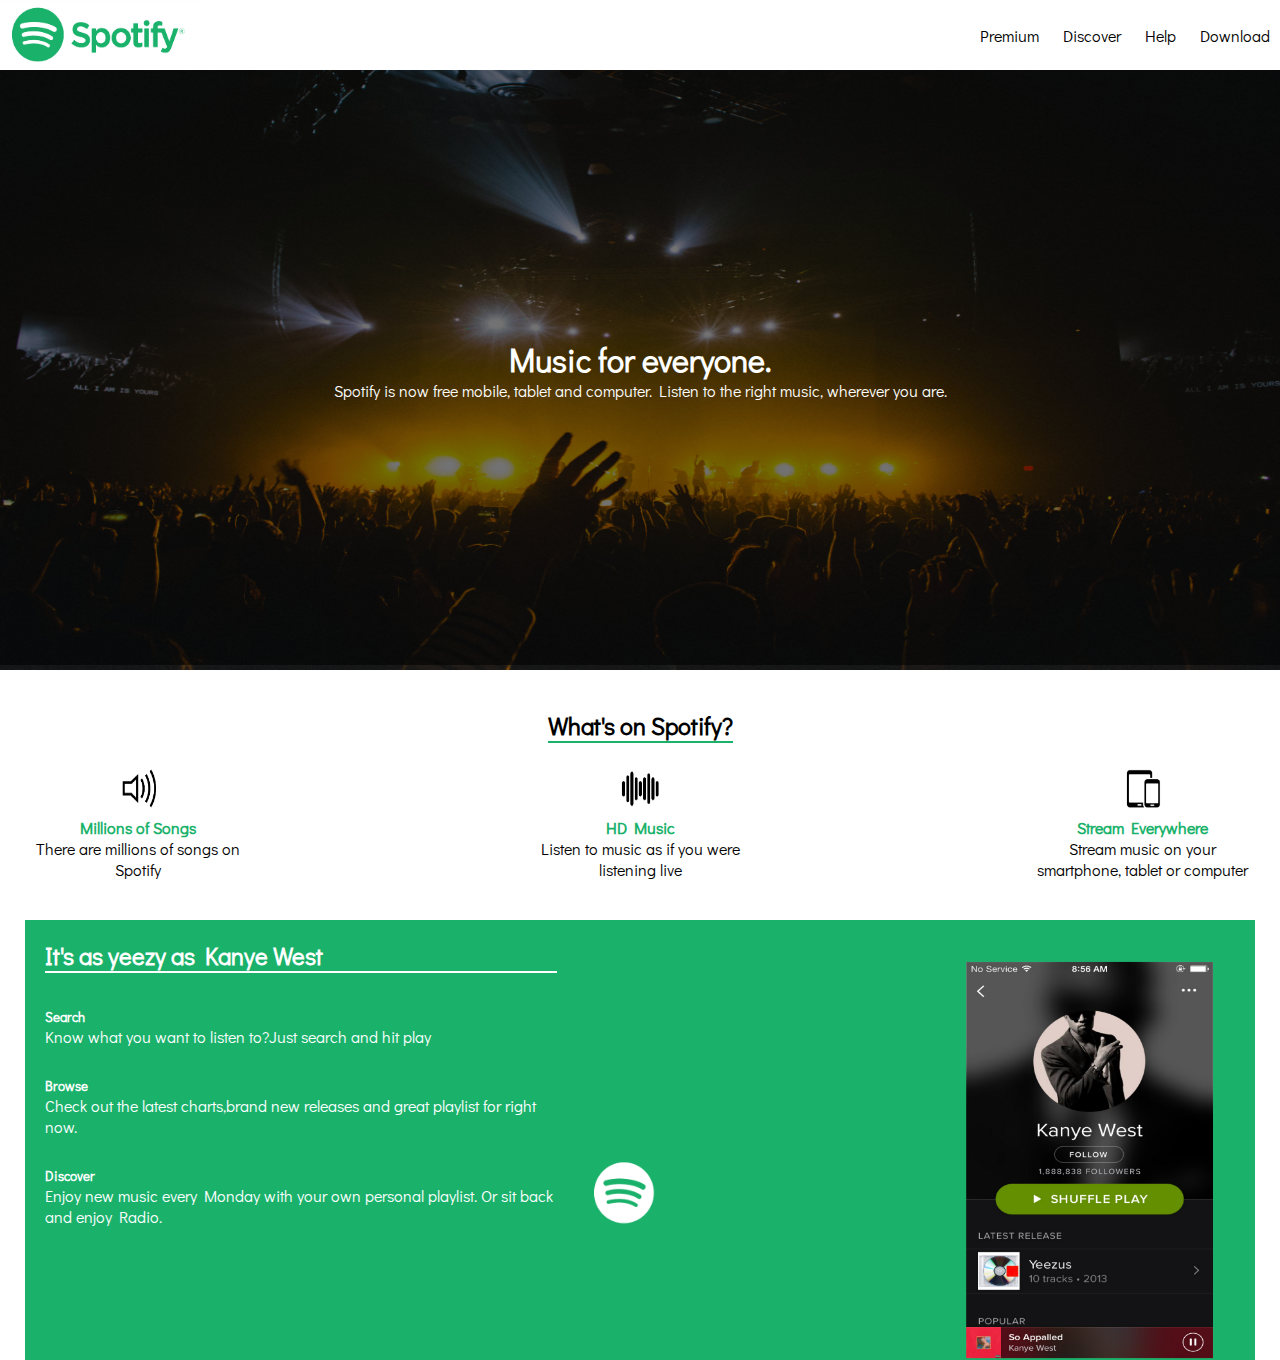
<file: flex/index.html>
<!DOCTYPE html>
<html lang="en">
<head>
    <meta charset="UTF-8">
    <meta http-equiv="X-UA-Compatible" content="IE=edge">
    <meta name="viewport" content="width=device-width, initial-scale=1.0">
    <title>Document</title>
    <link rel="stylesheet" href="style.css">
</head>
<body>
        
    <section class="section-header">
        <header class="header-nav">
            <img src="/images/logo.PNG" alt="spotify main logo"
            class="spotify-header-logo">
            <nav class="top-nav">
                <a href="#">Premium</a>
                <a href="#">Discover</a>
                <a href="#">Help</a>
                <a href="#">Download</a>
            </nav>
        </header>
        <div class="header-img">
            <div class="titles-container">
                <h1 class="header-title">Music for everyone.</h1>
                <p class="header-subtitle">Spotify is now free mobile, tablet and computer. Listen to the right music, wherever you are.</p>

            </div>
        </div>
    </section>
    
    <div class="content">

        <section class="section-whats-on">
            <h2 class="whats-on-title"> What's on Spotify?</h2>
            <div class="container-whats-on">
                <div class="whats-on">
                    <img src="/images/altavoz.PNG" alt="img speaker" class="whats-on-logos">
                    <h4>Millions of Songs</h4>
                    <p>There are millions of songs on Spotify</p>
                </div>
                <div class="whats-on">
                    <img src="/images/waves.PNG" alt="image waves"
                    class="whats-on-logos">
                    <h4>HD Music</h4>
                    <p>Listen to music as if you were listening live</p>
                </div>
                <div class="whats-on">
                    <img src="/images/responsive.PNG" alt="image stream"
                    class="whats-on-logos">
                    <h4>Stream Everywhere</h4>
                    <p>Stream music on your smartphone, tablet or computer</p>
                </div>
            </div>
        </section>
        <section class="section-kayne">
            <article class="kayne-container-article">
                <article class="kayne-articles">
                    <h2>It's as yeezy as Kanye West</h2>
                    <div class="kayne-article">
                        <h5>Search</h5>
                        <p>Know what you want to listen to?Just search and hit play</p>
                    </div>
                    <div class="kayne-article">
                        <h5>Browse</h5>
                        <p>Check out the latest charts,brand new releases and great playlist for right now.</p>
                    </div>
                    <div class="kayne-article">
                        <h5>Discover</h5>
                        <p>Enjoy new music every Monday with your own personal playlist.
                        Or sit back and enjoy Radio.
                        </p>
                    </div>
                    
                </article>
                <div class="spotify-logo-container">
                    <img class="spotify-logo" src="/images/logo-2.PNG">
                </div>

            </article>
            <img class="kayne-img" src="/images/screen.PNG" alt="image waves">
        </section>

    </div>
    

</body>
</html>
</file>
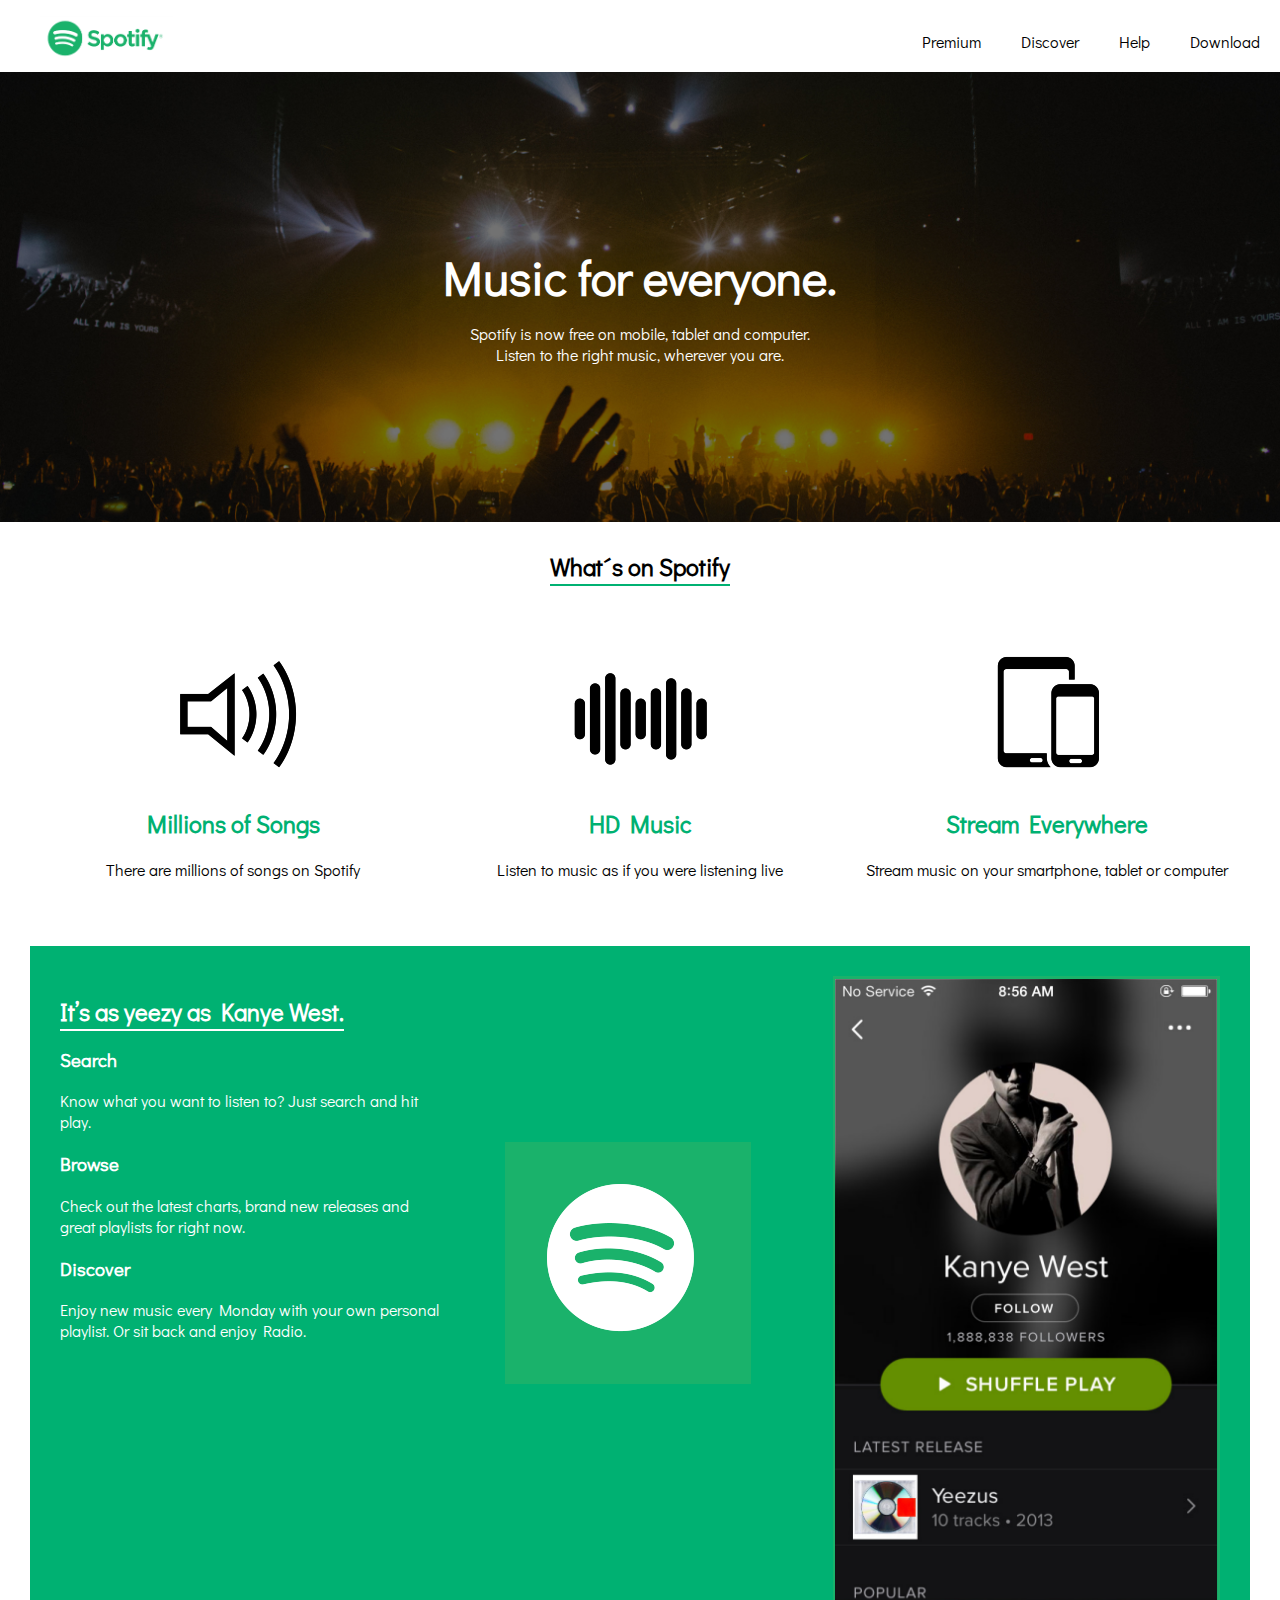
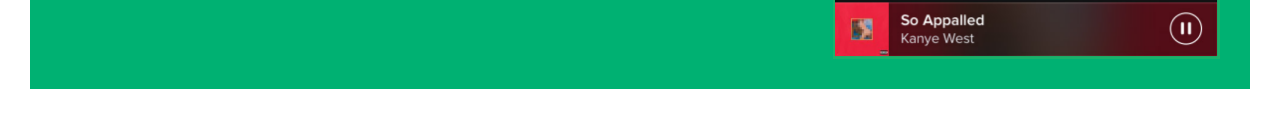
<file: grid/index.html>
<!DOCTYPE html>
<html lang="en">
  <head>
    <meta charset="UTF-8" />
    <meta http-equiv="X-UA-Compatible" content="IE=edge" />
    <meta name="viewport" content="width=device-width, initial-scale=1.0" />
    <link rel="stylesheet" href="style.css" />
    <title>Spotify Clone</title>
  </head>
  <body>
    <!-- NAV-BAR -->

    <nav class="nav-bar">
      <figure>
        <img src="../images/logo.PNG" alt="spotify logo" />
      </figure>
      <div>
        <ul>
          <li><a href="">Premium</a></li>
          <li><a href="">Discover</a></li>
          <li><a href="">Help</a></li>
          <li><a href="">Download</a></li>
        </ul>
      </div>
    </nav>

    <!-- HEADER -->

    <header class="img-txt">
      <h1>Music for everyone.</h1>
      <p>
        Spotify is now free on mobile, tablet and computer. <br />Listen to the
        right music, wherever you are.
      </p>
    </header>

    <!-- MIDDLE SECTION -->
    <section class="info-section">
      <section class="mid-section">
        <h2 id="mid-heading">What´s on Spotify</h2>
        <article class="icons">
          <div id="left-img">
            <img src="../images/altavoz.PNG" alt="speaker icon" />
            <h2>Millions of Songs</h2>
            <p>There are millions of songs on Spotify</p>
          </div>
          <div id="mid-img">
            <img src="../images/waves.PNG" alt="frequency icon" />
            <h2>HD Music</h2>
            <p>Listen to music as if you were listening live</p>
          </div>
          <div id="right-img">
            <img src="../images/responsive.PNG" alt="devices icon" />
            <h2>Stream Everywhere</h2>
            <p>Stream music on your smartphone, tablet or computer</p>
          </div>
        </article>
      </section>

      <!-- BOTTOM SECTION -->

      <section class="bottom-section">
        <div class="content-box">
          <article class="left-art">
            <h2>It’s as yeezy as Kanye West.</h2>
            <div>
              <h3>Search</h3>
              <p>Know what you want to listen to? Just search and hit play.</p>
            </div>
            <div>
              <h3>Browse</h3>
              <p>
                Check out the latest charts, brand new releases and great
                playlists for right now.
              </p>
            </div>
            <div>
              <h3>Discover</h3>
              <p>
                Enjoy new music every Monday with your own personal playlist. Or
                sit back and enjoy Radio.
              </p>
            </div>
          </article>
          <article class="mid-art">
            <img src="../images/logo-2.PNG" alt="spotify logo" />
          </article>
          <article class="right-art">
            <img src="../images/screen.PNG" alt="screen play interface" />
          </article>
        </div>
      </section>
    </section>
  </body>
</html>
</file>
<file: flex/style.css>
@import url('https://fonts.googleapis.com/css2?family=Didact+Gothic&display=swap');
*{
    margin: 0px;
    padding: 0px;
    font-family: "Didact Gothic";
}

/* HEADER SECTION */
.section-header{
    display: flex;
    flex-direction: column;
}

.header-nav{
    display: flex;
    flex-direction: row;
    flex-wrap: wrap;
    align-items: center;
    justify-content: space-between;
}
.top-nav a{
    text-decoration: none;
    color: black;
    margin: 0px 10px;
}
.top-nav a:hover{
    color: #1ab26b;

}

.header-img{
    background-image: url("/images/landing.jpg");
    background-size: 100% 100% ;
    background-repeat: no-repeat;
    height: 600px;
    justify-content: center;
    display: flex;
    flex-direction: column;
    align-items: center;
    text-align: center;

}

.titles-container{
    color: white;

}



/* .header-title{
    color: white;
}

.header-subtitle{
    color:white;
} */

.content{
    padding: 0px 25px;
}

/* Whats on spotify section */

.section-whats-on{
    display: flex;
    flex-direction: column;
    margin: 40px 0;

}
.whats-on-title{
    border-bottom: 2px solid #1ab26b;
    width: fit-content;
    align-self: center;
    margin-bottom: 20px;

}

.whats-on{
    width: 225px;
    text-align: center;
}
.whats-on h4{
    color: #1ab26b;
}

.container-whats-on{
    display: flex;
    flex-direction: row;
    justify-content: space-between;
    flex-wrap: wrap;
}


/* kayne west section */

.section-kayne{
    width: 100%;
    height: fit-content;
    display: flex;
    flex-direction: row;
    justify-content: space-between;
    background-color: #1ab26b;
    color: white;
}

.kayne-container-article{
    display: flex;
    flex-direction: row;
}

.spotify-logo-container{
    height: 100%;

}
.kayne-articles{
    display: flex;
    flex-direction: column;
    margin: 20px;
    width: 40vw;
}

.kayne-articles h2{
    border-bottom: 2px solid white;
    margin-bottom: 25px;
}

.kayne-article{
    margin:10px 0 20px 0px;
}

/* Logos  and Images*/
.spotify-logo{
    width: 100px;
    height: 100px;
    margin-top: 25vh;
}

.kayne-img{
    height: 400px;
    width: 250px;
    margin: 40px 40px 0 0;
}

.whats-on-logos{
    width: 50px;
    height: 50px;
}

.spotify-header-logo{
    width: 200px;
    height: 70px;
}

/* Media queries */

@media screen and (max-width: 720px){
    .container-whats-on{
        justify-content: center;
    }
    .spotify-logo-container{
        display: none;
    }
    .section-kayne{
        flex-direction: column;
        align-items: center;
    }
    .kayne-img{
        margin: 0;
    }

    .header-img{
        height: 400px;
    }
}
</file>
<file: grid/style.css>
@import url("https://fonts.googleapis.com/css2?family=Didact+Gothic&display=swap");
body {
  margin: 0;
  padding: 0;
  font-family: "Didact Gothic", sans-serif;
  font-size: 16px;
}

/* NAVBAR */

.nav-bar {
  display: grid;
  grid-template-columns: 3.5fr 1fr;
  height: 8vh;
}
.nav-bar ul {
  display: grid;
  grid-template-columns: 1fr 1fr 1fr 1fr 1fr;
  height: 5vh;
  list-style-type: none;
}

.nav-bar img {
  height: 5vh;
}
.nav-bar li {
  padding: 15px 20px;
  text-align: center;
}

.nav-bar li a {
  text-decoration: none;
  color: black;
}

/* HEADER */

header {
  background-image: url(../images/landing.jpeg);
  width: 100%;
  height: 50vh;
  background-repeat: no-repeat;
  background-size: cover;
  background-position: 20%;
}

.img-txt {
  color: white;
  display: grid;
  grid-template:
    "myTitle myTitle myTitle"
    ". myText .";
  place-content: center;
  text-align: center;
  align-items: center;
}

.img-txt h1 {
  font-size: 3em;
  grid-area: myTitle;
  margin-bottom: 5px;
}

.img-txt p {
  width: 100%;
  grid-area: myText;
  margin-top: 10px;
}

/* MIDDLE SECTION */

.info-section {
  margin: 30px;
}
.mid-section #mid-heading {
  text-align: center;
  line-height: 30px;
  text-decoration-color: #00b172;
  text-decoration-line: underline;
  text-underline-offset: 8px;
}

.mid-section .icons {
  display: grid;
  grid-template-columns: 1fr 1fr 1fr;
  text-align: center;
}

.icons {
  margin-top: 50px;
  align-items: baseline;
}

.icons h2 {
  color: #00b172;
  font-weight: bold;
}

.icons #left-img {
  margin-top: 10px;
}

/* BOTTOM SECTION */

.bottom-section {
  background-color: #00b172;
}

.bottom-section {
  margin-top: 50px;
}
.content-box {
  padding: 30px;
  color: white;
  display: grid;
  grid-template-columns: 1fr 1fr 1fr;
}

.left-art h2 {
  text-decoration-color: white;
  text-decoration-line: underline;
  text-underline-offset: 8px;
}

.left-art {
  padding-bottom: 30px;
  /* grid-area: left-art; */
}

.mid-art {
  display: grid;
  grid-template:
    "."
    "spotyLogo"
    ".";
  padding: 15%;
}

.mid-art img {
  display: grid;
  grid-area: spotyLogo;
}

.right-art {
  place-content: center;
}
.right-art img {
  width: 100%;
  display: grid;
}

@media screen and (max-width: 770px) {
  .content-box {
    display: grid;
    grid-auto-flow: column;
    grid-template-row: 100% 100% 100%;
  }

  .right-art img {
    z-index: 20;
  }
}
</file>
